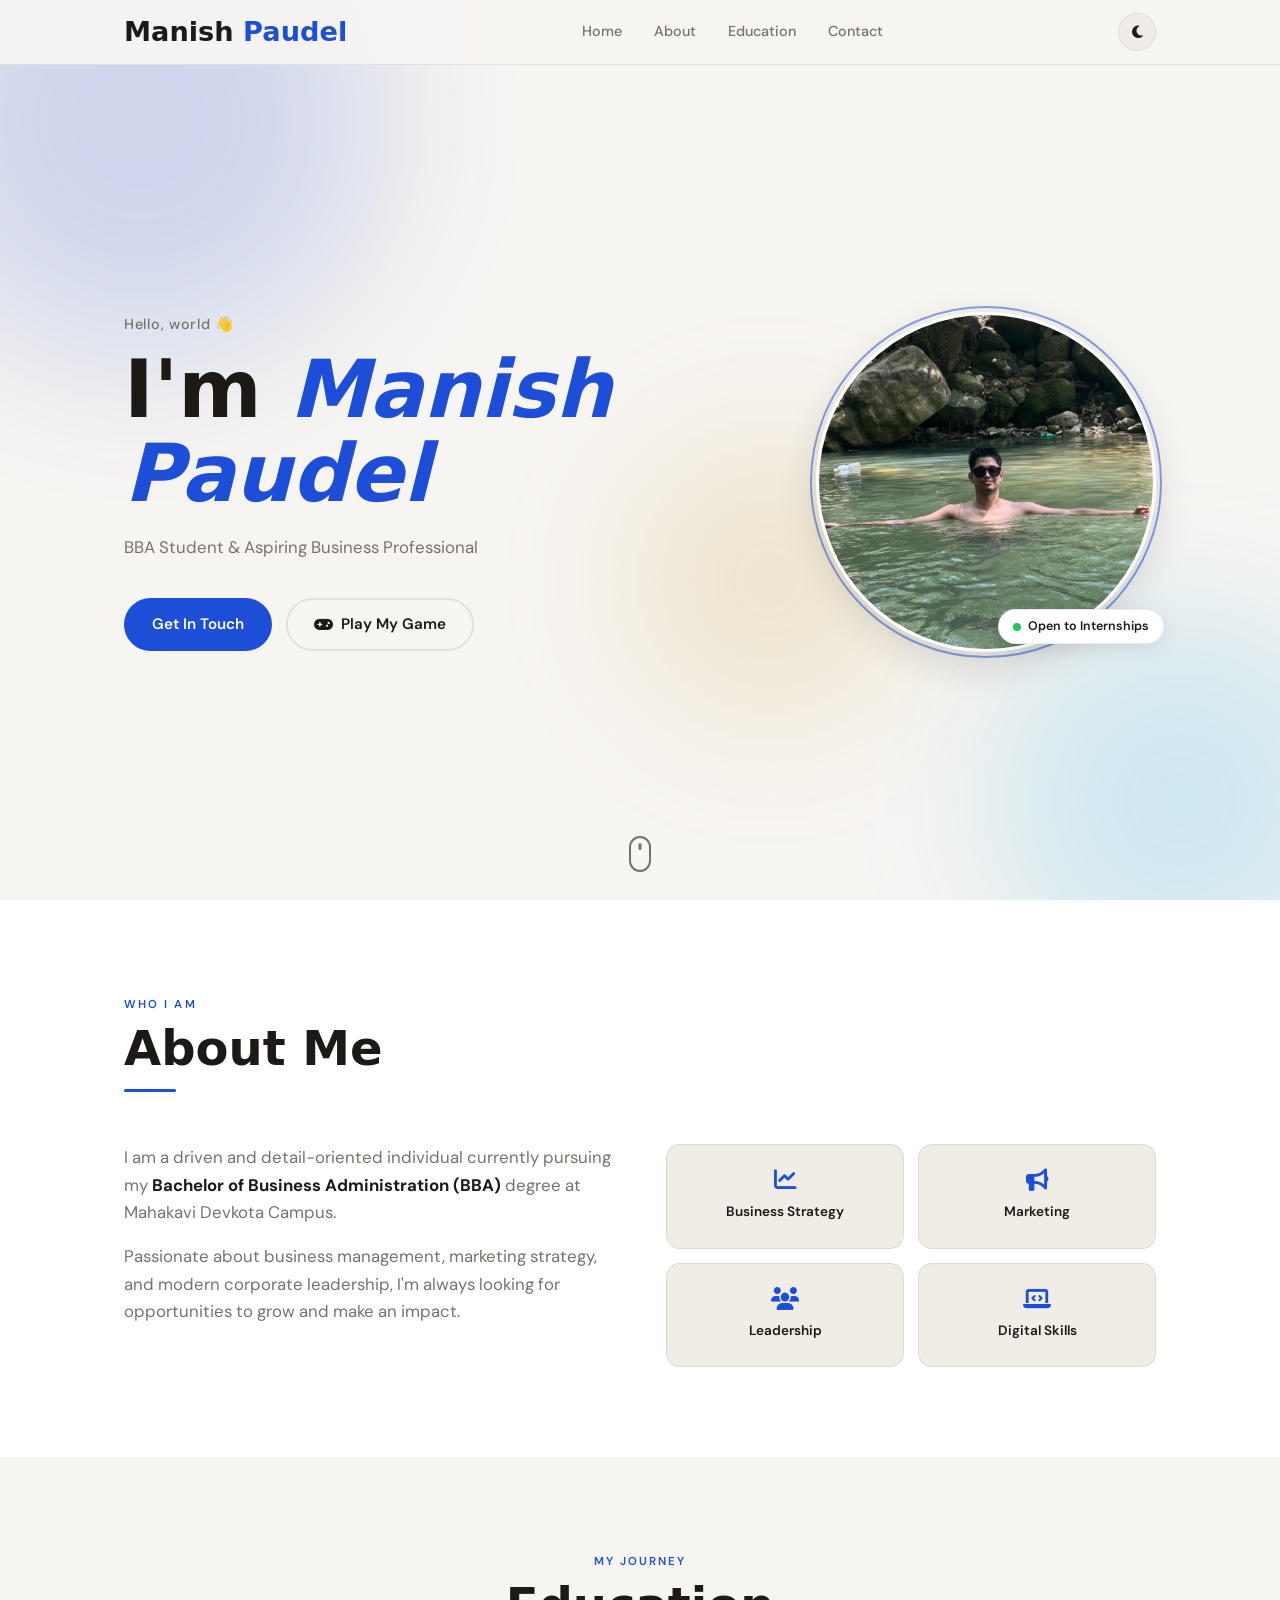
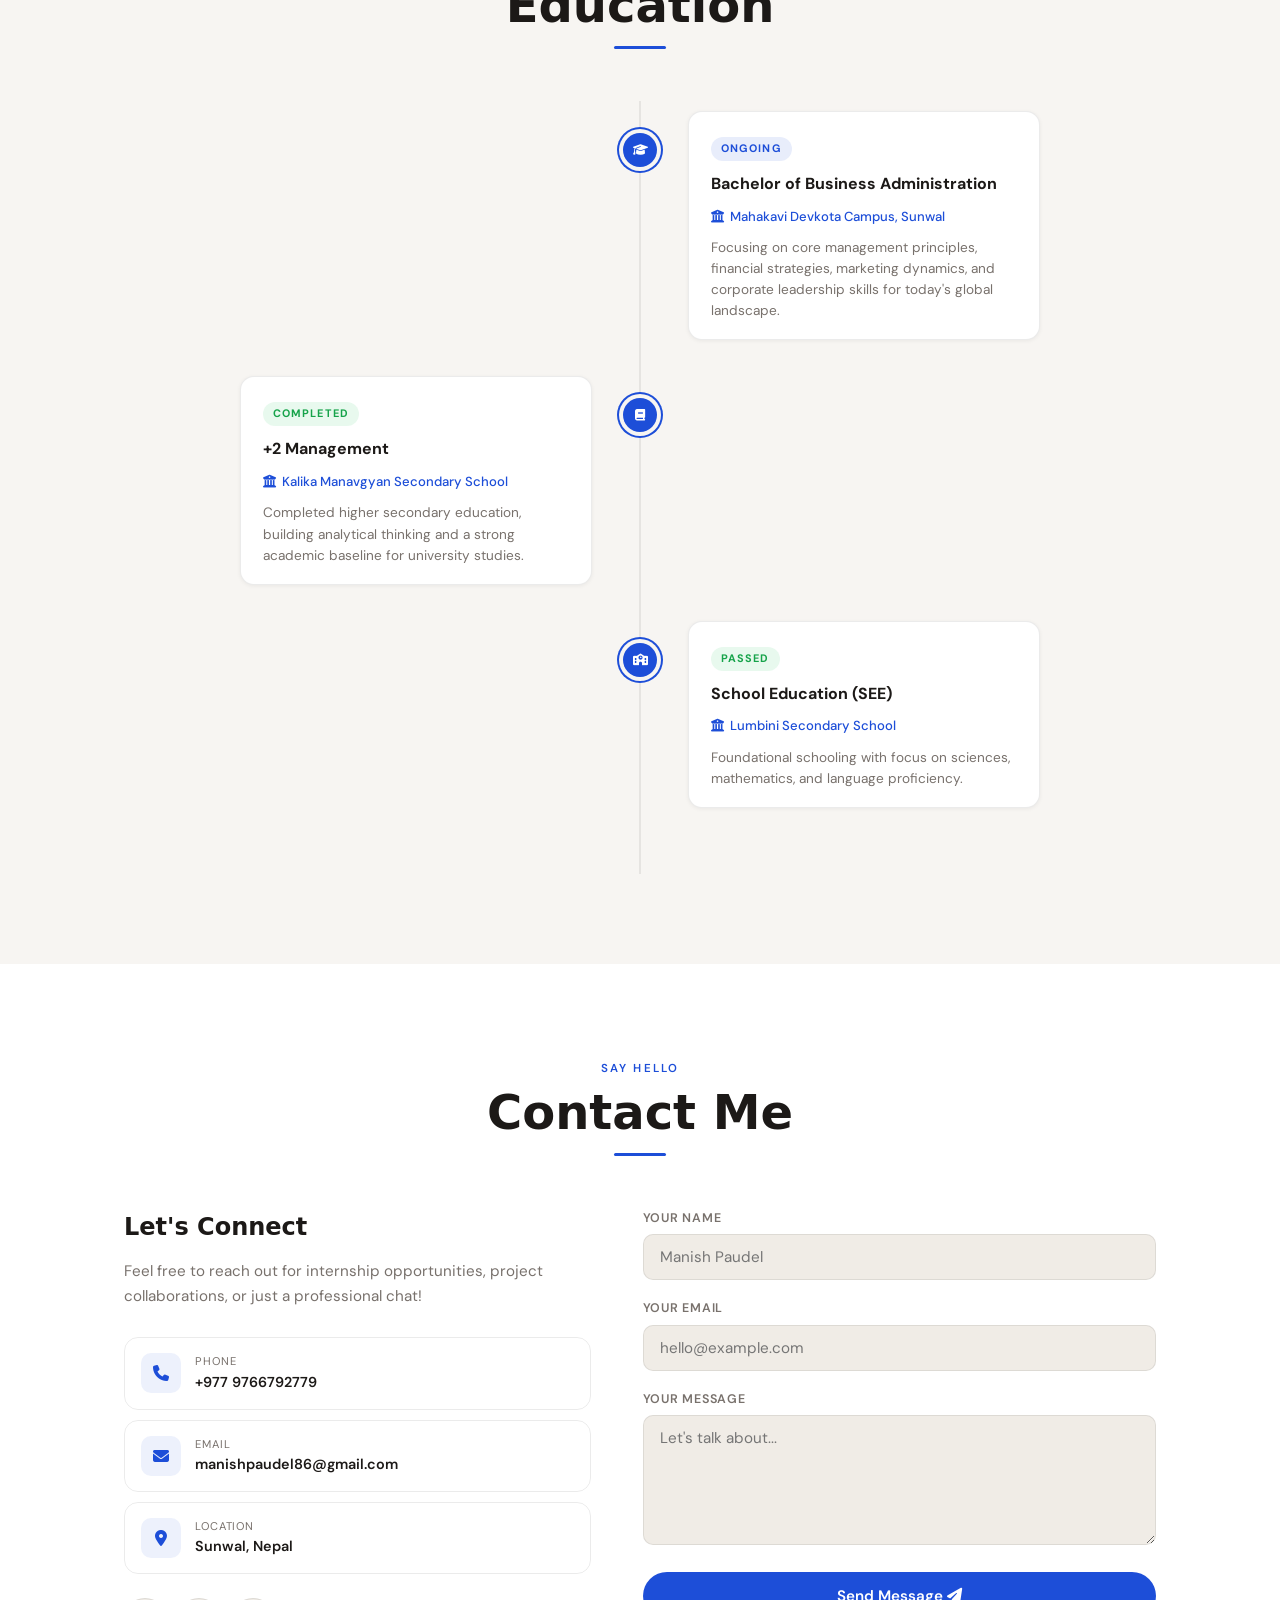
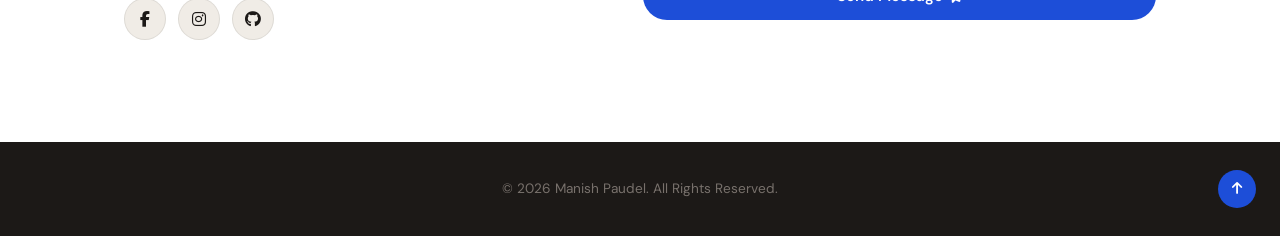
<file: index.html>
<!DOCTYPE html>
<html lang="en">
<head>
    <meta charset="UTF-8">
    <meta name="viewport" content="width=device-width, initial-scale=1.0">
    <title>Manish Paudel | Portfolio</title>
    <link rel="stylesheet" href="style.css">
    <link rel="preconnect" href="https://fonts.googleapis.com">
    <link rel="preconnect" href="https://fonts.gstatic.com" crossorigin>
    <link href="https://fonts.googleapis.com/css2?family=Playfair+Display:wght@700;900&family=DM+Sans:wght@300;400;500;600&display=swap" rel="stylesheet">
    <link rel="stylesheet" href="https://cdnjs.cloudflare.com/ajax/libs/font-awesome/6.4.0/css/all.min.css">
</head>
<body>

    <!-- ============ NAVBAR ============ -->
    <header>
        <nav class="navbar">
            <button class="menu-toggle" id="mobile-menu-btn" aria-label="Toggle navigation Menu">
                <i class="fa-solid fa-bars"></i>
            </button>
            <div class="logo">Manish<span> Paudel</span></div>
            <ul class="nav-links" id="nav-menu">
                <li><a href="#home"      class="nav-item">Home</a></li>
                <li><a href="#about"     class="nav-item">About</a></li>
                <li><a href="#education" class="nav-item">Education</a></li>
                <li><a href="#contact"   class="nav-item">Contact</a></li>
            </ul>
            <div class="nav-right">
                <button id="theme-toggle" class="theme-btn" aria-label="Toggle dark mode">
                    <i class="fa-solid fa-moon icon-moon"></i>
                    <i class="fa-solid fa-sun icon-sun"></i>
                </button>
            </div>
        </nav>
    </header>

    <!-- ============ HERO ============ -->
    <section id="home" class="home-section">
        <!-- Decorative blobs (CSS-only, no JS cost) -->
        <div class="blob blob-1" aria-hidden="true"></div>
        <div class="blob blob-2" aria-hidden="true"></div>
        <div class="blob blob-3" aria-hidden="true"></div>

        <div class="hero-container">
            <div class="hero-text pop-up">
                <p class="hero-eyebrow">Hello, world 👋</p>
                <h1>I'm <span class="highlight">Manish<br>Paudel</span></h1>
                <p class="hero-sub">BBA Student &amp; Aspiring Business Professional</p>
                <div class="hero-cta-row">
                    <a href="#contact" class="btn btn-primary">Get In Touch</a>
                    <a href="game.html" class="btn btn-ghost">
                        <i class="fa-solid fa-gamepad"></i> Play My Game
                    </a>
                </div>
            </div>
            <div class="hero-image-wrap pop-up">
                <div class="avatar-ring"></div>
                <div class="avatar-glow" aria-hidden="true"></div>
                <img src="manish.jpeg" alt="Manish Paudel" class="profile-pic">
                <div class="status-badge">
                    <span class="status-dot"></span> Open to Internships
                </div>
            </div>
        </div>

        <div class="scroll-hint" aria-hidden="true">
            <span></span>
        </div>
    </section>

    <!-- ============ ABOUT ============ -->
    <section id="about" class="about-section">
        <div class="container">
            <div class="section-header pop-up">
                <span class="section-tag">Who I am</span>
                <h2>About Me</h2>
                <div class="heading-line"></div>
            </div>
            <div class="about-grid pop-up">
                <div class="about-text">
                    <p>I am a driven and detail-oriented individual currently pursuing my <strong>Bachelor of Business Administration (BBA)</strong> degree at Mahakavi Devkota Campus.</p>
                    <p>Passionate about business management, marketing strategy, and modern corporate leadership, I'm always looking for opportunities to grow and make an impact.</p>
                </div>
                <div class="about-cards">
                    <div class="skill-card">
                        <i class="fa-solid fa-chart-line"></i>
                        <span>Business Strategy</span>
                    </div>
                    <div class="skill-card">
                        <i class="fa-solid fa-bullhorn"></i>
                        <span>Marketing</span>
                    </div>
                    <div class="skill-card">
                        <i class="fa-solid fa-users"></i>
                        <span>Leadership</span>
                    </div>
                    <div class="skill-card">
                        <i class="fa-solid fa-laptop-code"></i>
                        <span>Digital Skills</span>
                    </div>
                </div>
            </div>
        </div>
    </section>

    <!-- ============ EDUCATION ============ -->
    <section id="education" class="education-section">
        <div class="container">
            <div class="section-header pop-up text-center">
                <span class="section-tag">My Journey</span>
                <h2>Education</h2>
                <div class="heading-line mx-auto"></div>
            </div>

            <div class="screenshot-timeline">
                <div class="timeline-line"></div>

                <div class="timeline-item right pop-up">
                    <div class="timeline-dot"><i class="fa-solid fa-graduation-cap"></i></div>
                    <div class="timeline-content-card">
                        <span class="edu-badge current">Ongoing</span>
                        <h3>Bachelor of Business Administration</h3>
                        <p class="institute"><i class="fa-solid fa-building-columns"></i> Mahakavi Devkota Campus, Sunwal</p>
                        <p class="desc">Focusing on core management principles, financial strategies, marketing dynamics, and corporate leadership skills for today's global landscape.</p>
                    </div>
                </div>

                <div class="timeline-item left pop-up">
                    <div class="timeline-dot"><i class="fa-solid fa-book"></i></div>
                    <div class="timeline-content-card">
                        <span class="edu-badge done">Completed</span>
                        <h3>+2 Management</h3>
                        <p class="institute"><i class="fa-solid fa-building-columns"></i> Kalika Manavgyan Secondary School</p>
                        <p class="desc">Completed higher secondary education, building analytical thinking and a strong academic baseline for university studies.</p>
                    </div>
                </div>

                <div class="timeline-item right pop-up">
                    <div class="timeline-dot"><i class="fa-solid fa-school"></i></div>
                    <div class="timeline-content-card">
                        <span class="edu-badge done">Passed</span>
                        <h3>School Education (SEE)</h3>
                        <p class="institute"><i class="fa-solid fa-building-columns"></i> Lumbini Secondary School</p>
                        <p class="desc">Foundational schooling with focus on sciences, mathematics, and language proficiency.</p>
                    </div>
                </div>
            </div>
        </div>
    </section>

    <!-- ============ CONTACT ============ -->
    <section id="contact" class="contact-section">
        <div class="container">
            <div class="section-header pop-up text-center">
                <span class="section-tag">Say Hello</span>
                <h2>Contact Me</h2>
                <div class="heading-line mx-auto"></div>
            </div>

            <div class="contact-container">
                <div class="contact-info pop-up">
                    <h3>Let's Connect</h3>
                    <p>Feel free to reach out for internship opportunities, project collaborations, or just a professional chat!</p>

                    <a href="tel:+9779766792779" class="info-item-link">
                        <div class="info-item">
                            <div class="info-icon"><i class="fa-solid fa-phone"></i></div>
                            <div>
                                <small>Phone</small>
                                <span>+977 9766792779</span>
                            </div>
                        </div>
                    </a>

                    <a href="mailto:manishpaudel86@gmail.com" class="info-item-link">
                        <div class="info-item">
                            <div class="info-icon"><i class="fa-solid fa-envelope"></i></div>
                            <div>
                                <small>Email</small>
                                <span>manishpaudel86@gmail.com</span>
                            </div>
                        </div>
                    </a>

                    <a href="https://maps.google.com/?q=Sunwal,Nepal" target="_blank" class="info-item-link">
                        <div class="info-item">
                            <div class="info-icon"><i class="fa-solid fa-location-dot"></i></div>
                            <div>
                                <small>Location</small>
                                <span>Sunwal, Nepal</span>
                            </div>
                        </div>
                    </a>

                    <div class="socials">
                        <a href="https://www.facebook.com/Paudel.Maniesh.728" aria-label="Facebook" target="_blank"><i class="fa-brands fa-facebook-f"></i></a>
                        <a href="https://www.instagram.com/maniesh_paudel" aria-label="Instagram" target="_blank"><i class="fa-brands fa-instagram"></i></a>
                        <a href="https://github.com/manishpaudel-hub" aria-label="GitHub" target="_blank"><i class="fa-brands fa-github"></i></a>
                    </div>
                </div>

                <!-- 
                    ========================================================
                    HOW TO CONNECT THIS FORM TO RECEIVE EMAILS
                    ========================================================
                    Option A - Formspree (easiest, FREE):
                    1. Go to https://formspree.io and sign up
                    2. Create a new form, copy your form endpoint URL
                    3. Replace action="YOUR_FORMSPREE_URL" below with it
                    4. That's it! Submissions arrive in your email.

                    Option B - EmailJS (free, no backend needed):
                    1. Go to https://www.emailjs.com and sign up
                    2. Connect your Gmail, create a template
                    3. Use their JS SDK to send on submit (see script.js)

                    Option C - Netlify Forms (if you host on Netlify, FREE):
                    1. Host site on https://netlify.com (drag-and-drop deploy!)
                    2. Add netlify attribute to your form tag: <form netlify>
                    3. Netlify auto-captures all submissions in their dashboard
                    ========================================================
                -->
                <form class="contact-form pop-up" id="contact-form"
                      action="https://formspree.io/f/YOUR_FORM_ID"
                      method="POST">
                    <div class="form-group">
                        <label for="name">Your Name</label>
                        <input type="text" id="name" name="name" placeholder="Manish Paudel" required>
                    </div>
                    <div class="form-group">
                        <label for="email">Your Email</label>
                        <input type="email" id="email" name="email" placeholder="hello@example.com" required>
                    </div>
                    <div class="form-group">
                        <label for="message">Your Message</label>
                        <textarea id="message" name="message" rows="5" placeholder="Let's talk about..." required></textarea>
                    </div>
                    <button type="submit" class="btn btn-primary block" id="submit-btn">
                        <span class="btn-text">Send Message <i class="fa-solid fa-paper-plane"></i></span>
                        <span class="btn-loading hidden"><i class="fa-solid fa-spinner fa-spin"></i> Sending…</span>
                    </button>
                    <p class="form-status" id="form-status" aria-live="polite"></p>
                </form>
            </div>
        </div>
    </section>

    <footer>
        <div class="footer-content text-center">
            <p>© 2026 Manish Paudel. All Rights Reserved.</p>
            <a href="#home" class="back-top" aria-label="Back to top"><i class="fa-solid fa-arrow-up"></i></a>
        </div>
    </footer>

    <script src="script.js"></script>
</body>
</html>
</file>
<file: style.css>
/* ============================================================
   MANISH PAUDEL — PORTFOLIO CSS
   Aesthetic: Editorial / Refined Minimal
   Fonts: Playfair Display (headings) + DM Sans (body)
   ============================================================ */

/* ---------- Reset & Base ---------- */
*, *::before, *::after {
    margin: 0; padding: 0;
    box-sizing: border-box;
}

/* GPU-composited transitions only — avoids layout/paint lag */
* { transition: background-color .25s ease, color .25s ease, border-color .25s ease; }

/* ---------- Design Tokens ---------- */
:root {
    --c-bg:       #f7f5f2;
    --c-surface:  #ffffff;
    --c-card:     #f0ece6;
    --c-border:   rgba(0,0,0,.08);
    --c-text:     #1c1917;
    --c-muted:    #78716c;
    --c-accent:   #1d4ed8;
    --c-accent2:  #0ea5e9;
    --c-gold:     #ca8a04;
    --navbar-bg:  rgba(247,245,242,.92);
    --timeline-c: #d6d3cf;
    --shadow-sm:  0 1px 4px rgba(0,0,0,.06);
    --shadow-md:  0 4px 20px rgba(0,0,0,.10);
    --shadow-lg:  0 12px 40px rgba(0,0,0,.14);
    --r-card: 14px;
    --r-pill: 100px;
    --font-display: system-ui, -apple-system, BlinkMacSystemFont, sans-serif;
    --font-body:    'DM Sans', 'Segoe UI', sans-serif;
}

[data-theme="dark"] {
    --c-bg:       #0f0f0f;
    --c-surface:  #181818;
    --c-card:     #222222;
    --c-border:   rgba(255,255,255,.07);
    --c-text:     #f5f5f4;
    --c-muted:    #a8a29e;
    --c-accent:   #38bdf8;
    --c-accent2:  #818cf8;
    --navbar-bg:  rgba(15,15,15,.94);
    --timeline-c: #2e2e2e;
    --shadow-sm:  0 1px 4px rgba(0,0,0,.3);
    --shadow-md:  0 4px 20px rgba(0,0,0,.4);
    --shadow-lg:  0 12px 40px rgba(0,0,0,.5);
}

html { scroll-behavior: smooth; }

body {
    font-family: var(--font-body);
    background-color: var(--c-bg);
    color: var(--c-text);
    line-height: 1.65;
    overflow-x: hidden;
    -webkit-font-smoothing: antialiased;
}

/* ---------- Utilities ---------- */
.container { max-width: 1080px; margin: 0 auto; padding: 90px 24px; }
.text-center { text-align: center; }
.mx-auto { margin-left: auto; margin-right: auto; }
.hidden { display: none !important; }
.highlight { color: var(--c-accent); font-style: italic; }

.section-tag {
    display: inline-block;
    font-size: .72rem;
    font-weight: 600;
    letter-spacing: .18em;
    text-transform: uppercase;
    color: var(--c-accent);
    margin-bottom: 8px;
}

.section-header { margin-bottom: 52px; }
.section-header h2 {
    font-family: var(--font-display);
    font-size: clamp(2rem, 5vw, 3rem);
    font-weight: 900;
    line-height: 1.1;
    color: var(--c-text);
}

.heading-line {
    width: 52px; height: 3px;
    background: var(--c-accent);
    border-radius: 2px;
    margin-top: 14px;
}

/* ---------- Buttons ---------- */
.btn {
    display: inline-flex;
    align-items: center;
    gap: 8px;
    padding: 12px 26px;
    font-family: var(--font-body);
    font-size: .95rem;
    font-weight: 600;
    border-radius: var(--r-pill);
    cursor: pointer;
    border: 2px solid transparent;
    text-decoration: none;
    /* only transform — no layout repaint */
    transition: transform .2s ease, box-shadow .2s ease, background-color .2s ease;
    will-change: transform;
}
.btn:hover { transform: translateY(-2px); }
.btn:active { transform: translateY(0); }

.btn-primary {
    background: var(--c-accent);
    color: #fff !important;
}
.btn-primary:hover { box-shadow: 0 6px 24px rgba(29,78,216,.35); }

.btn-ghost {
    background: transparent;
    border-color: var(--c-border);
    color: var(--c-text) !important;
}
[data-theme="dark"] .btn-ghost { border-color: var(--c-border); }
.btn-ghost:hover { border-color: var(--c-accent); color: var(--c-accent) !important; }

.btn.block { width: 100%; justify-content: center; }

/* ---------- NAVBAR ---------- */
header {
    position: fixed; top: 0; width: 100%;
    background: var(--navbar-bg);
    backdrop-filter: blur(14px);
    -webkit-backdrop-filter: blur(14px);
    border-bottom: 1px solid var(--c-border);
    z-index: 1000;
}

.navbar {
    display: flex;
    align-items: center;
    justify-content: space-between;
    max-width: 1080px;
    margin: 0 auto;
    padding: 0 24px;
    height: 64px;
    gap: 16px;
}

.logo {
    font-family: var(--font-display);
    font-size: 1.7rem;
    font-weight: 900;
    color: var(--c-text);
    text-decoration: none;
    flex-shrink: 0;
}
.logo span { color: var(--c-accent); }

.nav-links {
    display: flex;
    list-style: none;
    gap: 4px;
    align-items: center;
    margin: 0 auto;
}

.nav-links a {
    display: block;
    padding: 6px 14px;
    font-size: .9rem;
    font-weight: 500;
    color: var(--c-muted);
    text-decoration: none;
    border-radius: var(--r-pill);
    transition: color .2s, background .2s;
}
.nav-links a:hover { color: var(--c-text); background: var(--c-card); }

.nav-right {
    display: flex;
    align-items: center;
    gap: 10px;
    flex-shrink: 0;
}

.theme-btn {
    width: 38px; height: 38px;
    border-radius: 50%;
    border: 1px solid var(--c-border);
    background: var(--c-card);
    color: var(--c-text);
    cursor: pointer;
    display: flex; align-items: center; justify-content: center;
    font-size: .9rem;
    transition: background .2s, transform .2s;
}
.theme-btn:hover { background: var(--c-accent); color: #fff; transform: rotate(20deg); }

/* --- Theme Toggle Icon Visibility --- */

/* 1. By default, hide the sun icon in light theme */
body[data-theme="light"] #theme-toggle .icon-sun {
    display: none;
}
body[data-theme="light"] #theme-toggle .icon-moon {
    display: inline-block; /* Shows ONLY the moon icon */
}

/* 2. When dark theme is active, swap them */
body[data-theme="dark"] #theme-toggle .icon-moon {
    display: none;
}
body[data-theme="dark"] #theme-toggle .icon-sun {
    display: inline-block; /* Shows ONLY the sun icon */
}


.menu-toggle {
    display: none;
    width: 38px; height: 38px;
    background: var(--c-card);
    border: 1px solid var(--c-border);
    border-radius: 8px;
    color: var(--c-text);
    font-size: 1rem;
    cursor: pointer;
    align-items: center; justify-content: center;
}

/* ---------- HERO ---------- */
.home-section {
    min-height: 100svh;
    display: flex;
    align-items: center;
    padding-top: 64px;
    position: relative;
    overflow: hidden;
    background: var(--c-bg);
}

/* Ambient blobs — CSS-only, no JS cost */
.blob {
    position: absolute;
    border-radius: 50%;
    filter: blur(80px);
    opacity: .18;
    pointer-events: none;
    will-change: transform;
    animation: blobDrift 14s ease-in-out infinite alternate;
}
[data-theme="dark"] .blob { opacity: .12; }

.blob-1 { width: 480px; height: 480px; background: var(--c-accent);  top: -120px; left: -100px; animation-duration: 16s; }
.blob-2 { width: 360px; height: 360px; background: var(--c-accent2); bottom: -80px; right: -80px; animation-duration: 12s; animation-delay: -4s; }
.blob-3 { width: 260px; height: 260px; background: var(--c-gold);    top: 50%; left: 50%;        animation-duration: 20s; animation-delay: -8s; }

@keyframes blobDrift {
    from { transform: translate(0, 0) scale(1); }
    to   { transform: translate(30px, 25px) scale(1.06); }
}

.hero-container {
    display: flex;
    justify-content: space-between;
    align-items: center;
    max-width: 1080px;
    margin: 0 auto;
    padding: 48px 24px;
    width: 100%;
    gap: 48px;
    position: relative; z-index: 1;
}

.hero-eyebrow {
    font-size: .9rem;
    font-weight: 500;
    color: var(--c-muted);
    margin-bottom: 12px;
    letter-spacing: .05em;
}

.hero-text h1 {
    font-family: var(--font-display);
    font-size: clamp(2.6rem, 7vw, 5rem);
    font-weight: 900;
    line-height: 1.05;
    color: var(--c-text);
    margin-bottom: 18px;
}

.hero-sub {
    font-size: 1.05rem;
    color: var(--c-muted);
    margin-bottom: 36px;
    max-width: 380px;
}

.hero-cta-row { display: flex; gap: 14px; flex-wrap: wrap; }

/* Avatar */
.hero-image-wrap {
    position: relative;
    flex-shrink: 0;
    width: clamp(220px, 30vw, 340px);
    aspect-ratio: 1;
    display: flex; align-items: center; justify-content: center;
}

.avatar-ring {
    position: absolute; inset: -6px;
    border-radius: 50%;
    border: 2px solid var(--c-accent);
    opacity: .5;
    animation: ringPulse 3s ease-in-out infinite;
}

@keyframes ringPulse {
    0%, 100% { transform: scale(1);    opacity: .5; }
    50%       { transform: scale(1.04); opacity: .2; }
}

.avatar-glow {
    position: absolute; inset: 10%;
    border-radius: 50%;
    background: radial-gradient(circle, var(--c-accent) 0%, transparent 70%);
    opacity: .15;
    filter: blur(24px);
}

.profile-pic {
    width: 100%; height: 100%;
    object-fit: cover;
    border-radius: 50%;
    border: 3px solid var(--c-surface);
    box-shadow: var(--shadow-lg);
    /* Float — only transform, no repaints */
    animation: float 6s ease-in-out infinite;
    will-change: transform;
    position: relative; z-index: 1;
}

@keyframes float {
    0%, 100% { transform: translateY(0); }
    50%       { transform: translateY(-14px); }
}

.status-badge {
    position: absolute;
    bottom: 8px; right: -8px;
    display: flex; align-items: center; gap: 7px;
    background: var(--c-surface);
    border: 1px solid var(--c-border);
    border-radius: var(--r-pill);
    padding: 6px 14px;
    font-size: .78rem;
    font-weight: 600;
    color: var(--c-text);
    box-shadow: var(--shadow-md);
    white-space: nowrap;
    z-index: 2;
}

.status-dot {
    width: 8px; height: 8px;
    border-radius: 50%;
    background: #22c55e;
    animation: pulse-dot 2s ease-in-out infinite;
}
@keyframes pulse-dot {
    0%,100% { box-shadow: 0 0 0 0 rgba(34,197,94,.6); }
    50%      { box-shadow: 0 0 0 5px rgba(34,197,94,0); }
}

/* Scroll hint */
.scroll-hint {
    position: absolute; bottom: 28px; left: 50%;
    transform: translateX(-50%);
    display: flex; flex-direction: column; align-items: center;
}
.scroll-hint span {
    width: 22px; height: 36px;
    border: 2px solid var(--c-muted);
    border-radius: 12px;
    display: block;
    position: relative;
}
.scroll-hint span::after {
    content: '';
    position: absolute;
    top: 5px; left: 50%;
    transform: translateX(-50%);
    width: 3px; height: 7px;
    background: var(--c-muted);
    border-radius: 2px;
    animation: scrollBounce 1.6s ease-in-out infinite;
}
@keyframes scrollBounce {
    0%,100% { opacity: 1; transform: translateX(-50%) translateY(0); }
    50%      { opacity: .4; transform: translateX(-50%) translateY(10px); }
}

/* ---------- ABOUT ---------- */
.about-section { background: var(--c-surface); }

.about-grid {
    display: grid;
    grid-template-columns: 1fr 1fr;
    gap: 52px;
    align-items: start;
}

.about-text p {
    font-size: 1.05rem;
    color: var(--c-muted);
    margin-bottom: 16px;
}
.about-text strong { color: var(--c-text); }

.about-cards {
    display: grid;
    grid-template-columns: 1fr 1fr;
    gap: 14px;
}

.skill-card {
    display: flex; flex-direction: column; align-items: center; gap: 10px;
    padding: 24px 16px;
    background: var(--c-card);
    border: 1px solid var(--c-border);
    border-radius: var(--r-card);
    text-align: center;
    font-size: .85rem;
    font-weight: 600;
    color: var(--c-text);
    transition: transform .2s, box-shadow .2s;
}
.skill-card:hover { transform: translateY(-3px); box-shadow: var(--shadow-md); }
.skill-card i { font-size: 1.4rem; color: var(--c-accent); }

/* ---------- EDUCATION ---------- */
.education-section {
    background: var(--c-bg);
}

.screenshot-timeline {
    position: relative;
    max-width: 800px;
    margin: 0 auto;
    padding: 10px 0 30px;
}

.timeline-line {
    position: absolute;
    left: 50%; top: 0; bottom: 0;
    width: 1px;
    background: var(--timeline-c);
    transform: translateX(-50%);
}

.timeline-item {
    position: relative;
    width: 50%;
    margin-bottom: 36px;
}

.timeline-dot {
    position: absolute;
    top: 22px;
    width: 34px; height: 34px;
    background: var(--c-accent);
    border-radius: 50%;
    display: flex; align-items: center; justify-content: center;
    color: #fff;
    font-size: .75rem;
    box-shadow: 0 0 0 4px var(--c-bg), 0 0 0 6px var(--c-accent);
    z-index: 2;
}

.timeline-item.left .timeline-dot  { right: -17px; }
.timeline-item.right .timeline-dot { left: -17px; }

.timeline-content-card {
    background: var(--c-surface);
    border: 1px solid var(--c-border);
    border-radius: var(--r-card);
    padding: 22px 22px 18px;
    width: 88%;
    box-shadow: var(--shadow-sm);
    transition: transform .2s, box-shadow .2s;
}
.timeline-content-card:hover { transform: translateY(-3px); box-shadow: var(--shadow-md); }

.timeline-item.left  { left: 0;   display: flex; justify-content: flex-start; }
.timeline-item.right { left: 50%; display: flex; justify-content: flex-end; }

.edu-badge {
    display: inline-block;
    font-size: .68rem;
    font-weight: 700;
    letter-spacing: .1em;
    text-transform: uppercase;
    padding: 3px 10px;
    border-radius: var(--r-pill);
    margin-bottom: 10px;
}
.edu-badge.current { background: rgba(29,78,216,.1);  color: var(--c-accent); }
.edu-badge.done    { background: rgba(34,197,94,.1);  color: #16a34a; }
[data-theme="dark"] .edu-badge.done { color: #4ade80; }

.timeline-content-card h3 { font-size: 1rem; font-weight: 700; color: var(--c-text); margin-bottom: 8px; }

.institute {
    font-size: .82rem;
    color: var(--c-accent);
    font-weight: 500;
    margin-bottom: 10px;
    display: flex; align-items: center; gap: 6px;
}

.desc { font-size: .85rem; color: var(--c-muted); line-height: 1.55; }

/* ---------- CONTACT ---------- */
.contact-section { background: var(--c-surface); }

.contact-container {
    display: grid;
    grid-template-columns: 1fr 1.1fr;
    gap: 52px;
    align-items: start;
}

.contact-info h3 {
    font-family: var(--font-display);
    font-size: 1.5rem;
    font-weight: 700;
    margin-bottom: 12px;
    color: var(--c-text);
}
.contact-info > p { font-size: .95rem; color: var(--c-muted); margin-bottom: 28px; }

.info-item-link { text-decoration: none; display: block; }

.info-item {
    display: flex; align-items: center; gap: 14px;
    padding: 14px 16px;
    border-radius: var(--r-card);
    margin-bottom: 10px;
    border: 1px solid var(--c-border);
    transition: background .2s, transform .2s;
}
.info-item-link:hover .info-item {
    background: var(--c-card);
    transform: translateX(4px);
}

.info-icon {
    width: 40px; height: 40px; flex-shrink: 0;
    background: rgba(29,78,216,.08);
    border-radius: 10px;
    display: flex; align-items: center; justify-content: center;
    color: var(--c-accent);
    font-size: 1rem;
}

.info-item small { display: block; font-size: .7rem; color: var(--c-muted); text-transform: uppercase; letter-spacing: .08em; }
.info-item span  { display: block; font-size: .9rem; font-weight: 600; color: var(--c-text); }

.socials {
    display: flex; gap: 12px;
    margin-top: 24px;
}
.socials a {
    width: 42px; height: 42px;
    border-radius: 50%;
    background: var(--c-card);
    border: 1px solid var(--c-border);
    display: flex; align-items: center; justify-content: center;
    color: var(--c-text);
    font-size: 1rem;
    text-decoration: none;
    transition: background .2s, color .2s, transform .2s;
}
.socials a:hover { background: var(--c-accent); color: #fff; transform: translateY(-3px); }

/* Contact form */
.contact-form .form-group { margin-bottom: 18px; }

.contact-form label {
    display: block;
    font-size: .78rem;
    font-weight: 600;
    letter-spacing: .06em;
    text-transform: uppercase;
    color: var(--c-muted);
    margin-bottom: 6px;
}

.contact-form input,
.contact-form textarea {
    width: 100%;
    padding: 12px 16px;
    border: 1px solid var(--c-border);
    border-radius: 10px;
    font-size: .95rem;
    font-family: var(--font-body);
    background: var(--c-card);
    color: var(--c-text);
    outline: none;
    transition: border-color .2s, box-shadow .2s;
}
.contact-form input:focus,
.contact-form textarea:focus {
    border-color: var(--c-accent);
    box-shadow: 0 0 0 3px rgba(29,78,216,.12);
}
.contact-form textarea { resize: vertical; min-height: 130px; }

.form-status {
    margin-top: 12px;
    font-size: .88rem;
    font-weight: 500;
    min-height: 20px;
}
.form-status.success { color: #16a34a; }
.form-status.error   { color: #dc2626; }

/* ---------- FOOTER ---------- */
footer {
    background: var(--c-text);
    color: var(--c-muted);
    padding: 36px 24px;
}
.footer-content {
    display: flex; flex-direction: column; align-items: center; gap: 10px;
    position: relative;
}
.footer-logo { color: #fff; }
footer p { font-size: .85rem; }

.back-top {
    position: absolute; right: 0; top: 50%;
    transform: translateY(-50%);
    width: 38px; height: 38px;
    background: var(--c-accent);
    border-radius: 50%;
    display: flex; align-items: center; justify-content: center;
    color: #fff;
    text-decoration: none;
    font-size: .85rem;
    transition: transform .2s, box-shadow .2s;
}
.back-top:hover { transform: translateY(calc(-50% - 3px)); box-shadow: 0 6px 20px rgba(29,78,216,.45); }

/* ---------- SCROLL POP-UP ---------- */
.pop-up {
    opacity: 0;
    transform: translateY(24px);
    transition: opacity .55s ease, transform .55s ease;
    /* transform is GPU-composited: no layout cost */
}
.pop-up.active { opacity: 1; transform: translateY(0); }

/* ---------- RESPONSIVE ---------- */
@media (max-width: 900px) {
    .about-grid { grid-template-columns: 1fr; gap: 36px; }
    .contact-container { grid-template-columns: 1fr; gap: 36px; }
}

@media (max-width: 768px) {
    /* Nav */
    .menu-toggle { display: flex; order: 1; }
    .logo { order: 2; }
    .nav-right { order: 3; }
    .nav-game-btn span { display: none; }   /* hide label on small screens */

    .nav-links {
        position: fixed;
        top: 64px; left: -100%;
        width: min(72%, 300px);
        height: calc(100svh - 64px);
        background: var(--c-surface);
        flex-direction: column;
        align-items: flex-start;
        padding: 32px 24px;
        gap: 4px;
        border-right: 1px solid var(--c-border);
        box-shadow: var(--shadow-lg);
        transition: left .3s cubic-bezier(.4,0,.2,1);
        z-index: 999;
        overflow-y: auto;
    }
    .nav-links.mobile-active { left: 0; }
    .nav-links li { width: 100%; }
    .nav-links a { width: 100%; font-size: 1.1rem; padding: 10px 14px; }

    /* Hero */
    .hero-container { flex-direction: column-reverse; text-align: center; gap: 36px; padding: 32px 24px; }
    .hero-text h1 { font-size: clamp(2.2rem, 10vw, 3.2rem); }
    .hero-sub { margin: 0 auto 28px; }
    .hero-cta-row { justify-content: center; }
    .hero-image-wrap { width: min(260px, 70vw); }
    .status-badge { right: 0; }
    .scroll-hint { display: none; }

    /* Education timeline → single column */
    .timeline-line { left: 16px; }
    .timeline-item,
    .timeline-item.left,
    .timeline-item.right { width: 100%; left: 0; justify-content: flex-end; }
    .timeline-content-card { width: calc(100% - 40px); }
    .timeline-dot { left: 0 !important; right: auto !important; top: 20px; width: 28px; height: 28px; font-size: .65rem; }

    /* About cards */
    .about-cards { grid-template-columns: 1fr 1fr; }

    /* Back-to-top repositioned */
    .back-top { position: static; transform: none; margin-top: 8px; }
    .back-top:hover { transform: translateY(-3px); }
}

@media (max-width: 480px) {
    .container { padding: 64px 18px; }
    .about-cards { grid-template-columns: 1fr 1fr; gap: 10px; }
    .skill-card { padding: 18px 10px; font-size: .8rem; }
    .hero-cta-row { flex-direction: column; align-items: center; }
    .btn { width: 100%; justify-content: center; }
    .nav-game-btn { padding: 7px 12px; font-size: .8rem; }
}
</file>
